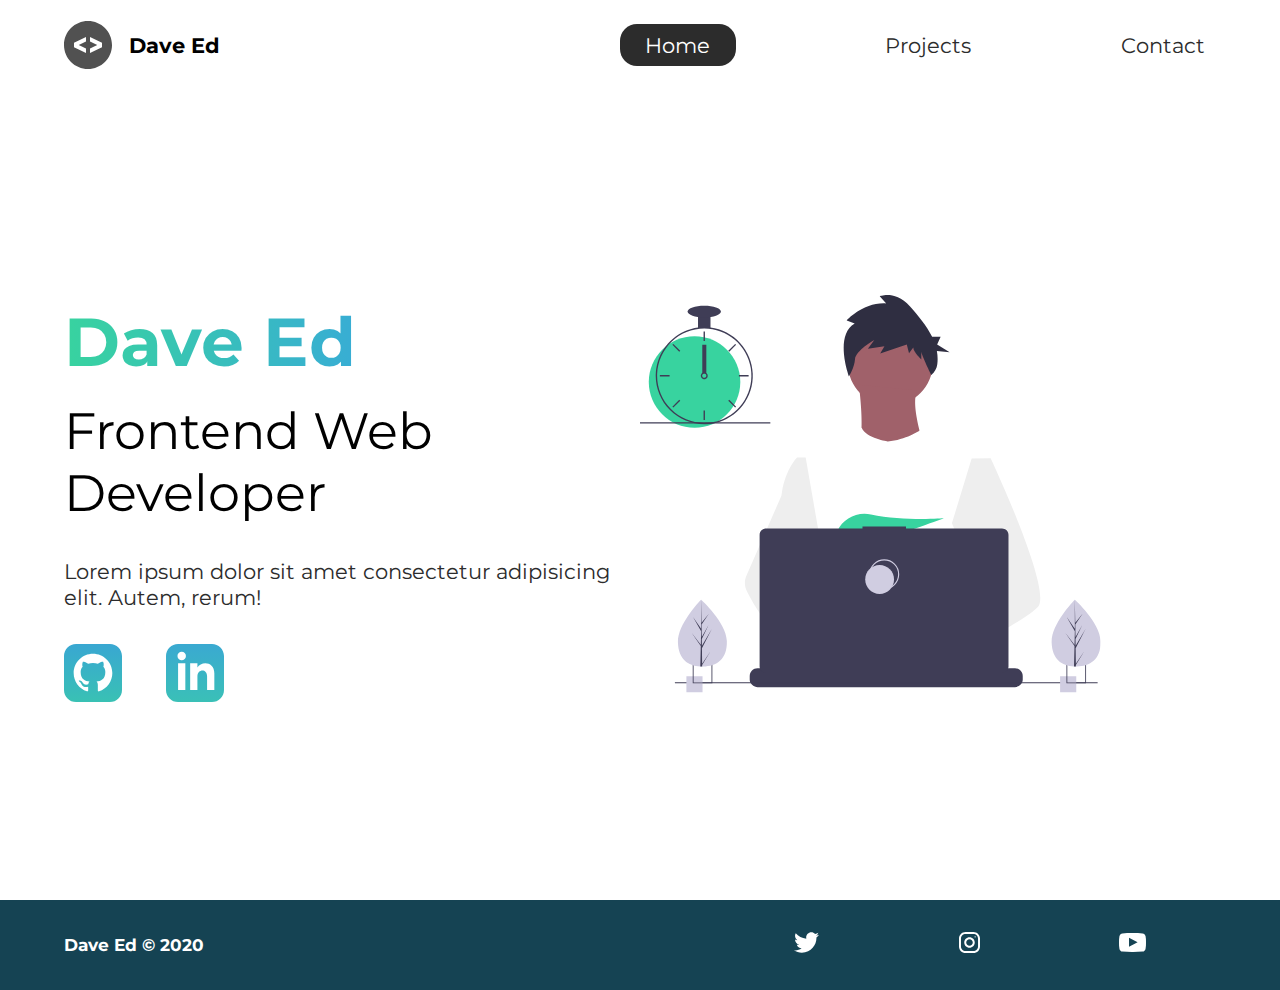
<file: index.html>
<!DOCTYPE html>
<html lang="en">
  <head>
    <meta charset="UTF-8" />
    <meta name="viewport" content="width=device-width, initial-scale=1.0" />
    <meta name="description" content="Frontend Developer" />
    <meta name="robots" content="index,follow" />
    <link
      href="https://fonts.googleapis.com/css?family=Montserrat:400,500&display=swap"
      rel="stylesheet"
    />

    <link rel="stylesheet" href="styles/style.css" />
    <title>David Medford | Web Developer</title>
  </head>
  <body>
    <header class="main-head">
      <nav>
        <div class="logo">
          <img src="icons/code.svg" alt="logo" />
          <h1>Dave Ed</h1>
        </div>
        <ul>
          <li><a href="/" class="active">Home</a></li>
          <li><a href="./projects/">Projects</a></li>
          <li><a href="./contact/">Contact</a></li>
        </ul>
      </nav>
    </header>
    <section class="intro">
      <div class="intro-text">
        <h2>Dave Ed</h2>
        <h3>Frontend Web <br />Developer</h3>
        <p>
          Lorem ipsum dolor sit amet consectetur adipisicing elit. Autem, rerum!
        </p>
        <div class="intro-social">
          <a href="#"><img src="icons/github.svg" alt="github-social-link"/></a>
          <a href="#"
            ><img src="icons/linked-in.svg" alt="linkedin-social-link"
          /></a>
        </div>
      </div>
      <div class="intro-images">
        <svg
          width="799"
          height="690"
          viewBox="0 0 799 690"
          fill="none"
          xmlns="http://www.w3.org/2000/svg"
        >
          <g id="undraw_dev_productivity_umsq (1) 1" clip-path="url(#clip0)">
            <path
              id="Vector"
              d="M516.92 624.636C516.92 624.636 512.16 626.266 504.42 628.576C487.31 633.706 455.65 642.216 428.82 643.916C405.72 645.396 386.2 641.836 382.63 626.766C381.1 620.286 383.27 614.956 388 610.576C402.12 597.486 439 592.796 468.25 591.186C476.51 590.736 484.15 590.526 490.51 590.446C501.31 590.306 508.39 590.526 508.39 590.526L508.56 591.186L516.92 624.636Z"
              fill="#A0616A"
            />
            <path
              id="Vector_2"
              d="M436.99 672.586C418.61 695.346 342.73 647.666 316.19 629.886C310.41 626.016 306.97 623.566 306.97 623.566L331.25 591.186L338.94 580.936C338.94 580.936 345.82 584.586 355.99 590.526C356.36 590.746 356.73 590.966 357.11 591.186C365.88 596.336 376.89 603.066 388 610.576C403.33 620.946 418.83 632.776 428.82 643.916C438.59 654.806 443.08 665.036 436.99 672.586Z"
              fill="#A0616A"
            />
            <g id="me">
              <path
                id="Vector_3"
                d="M434.672 191.952C475.283 191.607 507.926 158.406 507.582 117.795C507.237 77.1832 474.036 44.5403 433.425 44.8847C392.813 45.2291 360.17 78.4303 360.515 119.042C360.859 159.653 394.06 192.296 434.672 191.952Z"
                fill="#A0616A"
              />
              <path
                id="Vector_4"
                d="M379.477 155.65C379.477 155.65 394.216 259.972 373.002 271.875C351.787 283.779 499.929 283.588 499.929 283.588C499.929 283.588 466.124 193.284 480.809 165.449L379.477 155.65Z"
                fill="#A0616A"
              />
              <path
                id="Vector_5"
                d="M608.101 283.199L596.257 339.402L571.214 458.308L570.49 464.815L562.138 540.138L556.582 590.177L552.857 623.79C528.584 636.526 510.988 645.326 510.988 645.326C510.988 645.326 509.404 637.719 506.871 627.99C489.805 633.265 458.218 642.043 431.404 643.97C441.266 654.777 445.842 664.969 439.817 672.57C421.63 695.485 345.349 648.45 318.659 630.896C318.077 635.158 317.879 639.464 318.068 643.762L297.626 628.314L299.331 592.359L302.206 531.522L305.819 455.229C304.448 451.975 303.294 448.634 302.364 445.228C295.956 423.161 288.032 379.057 281.928 342.067C277.016 312.298 273.302 287.138 272.517 281.785C272.411 281.086 272.358 280.726 272.358 280.726L384.363 230.094C392.509 248.556 429.865 253.809 429.865 253.809C460.756 251.417 484.847 234.913 484.847 234.913L608.101 283.199Z"
                fill="white"
              />
              <path
                id="Vector_6"
                d="M372.285 49.3811L358.49 43.9934C358.49 43.9934 386.969 12.1 426.99 14.513L415.635 2.22366C415.635 2.22366 443.04 -9.01799 468.283 19.6674C481.553 34.7467 496.908 52.4737 506.557 72.5077L521.281 72.3829L515.251 85.9663L536.874 99.3152L514.777 97.0719C516.155 104.471 516.421 112.034 515.566 119.511C514.683 126.991 510.928 133.835 505.094 138.598V138.598C505.094 138.598 487.743 103.449 487.696 97.9443L487.813 111.705C487.813 111.705 473.959 99.4371 473.889 91.1807L466.471 100.877L462.593 85.7717L416.475 101.301L423.87 88.8526L395.157 93.2246L406.278 77.9923C406.278 77.9923 373.932 96.1568 372.811 111.304C371.689 126.452 362.299 140.875 362.299 140.875C362.299 140.875 336.213 70.3294 372.285 49.3811Z"
                fill="#2F2E41"
              />
              <path
                id="Vector_7"
                d="M690.215 540.422C682.794 548.605 664.338 560.992 641.951 574.422C633.623 579.413 624.757 584.559 615.71 589.676C594.122 601.889 571.514 614.001 552.857 623.79C528.584 636.526 510.988 645.326 510.988 645.326C510.988 645.326 509.403 637.719 506.871 627.99C503.48 614.968 498.397 598.141 493.184 590.715C493.002 590.456 492.82 590.218 492.638 589.979C491.121 588.022 489.601 586.885 488.112 586.897L562.138 540.138L594.127 519.926L570.489 464.814L540.842 395.683L557.908 339.727L575.062 283.479L608.101 283.199C608.101 283.199 619.243 306.985 633.514 340.166C635.647 345.128 637.851 350.299 640.096 355.64C669.469 425.394 706.176 522.836 690.215 540.422Z"
                fill="#EEEEEE"
              />
              <path
                id="Vector_8"
                d="M358.123 591.2C355.41 591.212 352.702 591.456 350.029 591.928C327.074 596.073 320.47 616.94 318.659 630.896C318.077 635.158 317.879 639.464 318.068 643.761L297.626 628.314L290.178 622.687C272.316 616.628 256.353 605.733 242.483 592.84C230.449 581.456 219.634 568.849 210.213 555.223C200.831 541.793 192.448 527.692 185.134 513.034C183.094 508.943 181.977 504.454 181.864 499.884C181.751 495.314 182.644 490.775 184.48 486.588L209.154 430.327L245.218 348.098C245.471 346.146 245.752 344.237 246.059 342.371C252.995 300.511 272.367 281.786 272.367 281.786L287.286 281.659L297.778 341.932L310.813 416.815L302.364 445.227L282.839 510.845L302.205 531.522L358.123 591.2Z"
                fill="#EEEEEE"
              />
            </g>
            <path
              id="Vector_9"
              d="M372.877 415.806L385.631 430.686C390.37 429.783 395.319 428.721 400.416 427.529L396.752 415.806L405.71 426.256C459.707 412.975 526.637 387.155 526.637 387.155C526.637 387.155 454.379 392.453 400.428 380.666C376.558 375.451 351.998 387.284 342.202 409.668C336.508 422.679 337.403 433.951 357.596 433.951C364.419 433.835 371.223 433.195 377.949 432.037L372.877 415.806Z"
              fill="#38D39F"
            />
            <path
              id="Vector_10"
              d="M663.65 660.386V666.456C663.654 668.122 663.345 669.774 662.74 671.326C662.472 672.018 662.147 672.687 661.77 673.326C660.578 675.326 658.887 676.983 656.862 678.133C654.838 679.283 652.549 679.887 650.22 679.886H203.67C201.342 679.887 199.053 679.283 197.028 678.133C195.003 676.983 193.312 675.326 192.12 673.326C191.743 672.687 191.419 672.018 191.15 671.326C190.546 669.774 190.237 668.122 190.24 666.456V660.386C190.24 658.622 190.587 656.876 191.262 655.246C191.936 653.616 192.926 652.136 194.173 650.888C195.42 649.641 196.901 648.652 198.53 647.977C200.16 647.302 201.906 646.955 203.67 646.956H229.41V644.126C229.41 644.052 229.425 643.979 229.453 643.911C229.481 643.843 229.522 643.782 229.574 643.73C229.626 643.678 229.688 643.636 229.756 643.608C229.824 643.58 229.897 643.566 229.97 643.566H243.4C243.474 643.566 243.547 643.58 243.615 643.608C243.683 643.636 243.745 643.678 243.797 643.73C243.849 643.782 243.89 643.843 243.918 643.911C243.946 643.979 243.96 644.052 243.96 644.126V646.956H252.35V644.126C252.35 644.052 252.365 643.979 252.393 643.911C252.421 643.843 252.462 643.782 252.514 643.73C252.566 643.678 252.628 643.636 252.696 643.608C252.764 643.58 252.837 643.566 252.91 643.566H266.34C266.414 643.566 266.487 643.58 266.555 643.608C266.623 643.636 266.684 643.678 266.736 643.73C266.789 643.782 266.83 643.843 266.858 643.911C266.886 643.979 266.9 644.052 266.9 644.126V646.956H275.3V644.126C275.3 644.052 275.315 643.979 275.343 643.911C275.371 643.843 275.412 643.782 275.464 643.73C275.516 643.678 275.578 643.636 275.646 643.608C275.714 643.58 275.787 643.566 275.86 643.566H289.29C289.364 643.566 289.437 643.58 289.505 643.608C289.573 643.636 289.634 643.678 289.686 643.73C289.739 643.782 289.78 643.843 289.808 643.911C289.836 643.979 289.85 644.052 289.85 644.126V646.956H298.24V644.126C298.24 644.052 298.255 643.979 298.283 643.911C298.311 643.843 298.352 643.782 298.404 643.73C298.456 643.678 298.518 643.636 298.586 643.608C298.654 643.58 298.727 643.566 298.8 643.566H312.23C312.304 643.566 312.377 643.58 312.445 643.608C312.513 643.636 312.574 643.678 312.626 643.73C312.678 643.782 312.72 643.843 312.748 643.911C312.776 643.979 312.79 644.052 312.79 644.126V646.956H321.18V644.126C321.18 644.052 321.194 643.979 321.223 643.911C321.251 643.843 321.292 643.782 321.344 643.73C321.396 643.678 321.458 643.636 321.526 643.608C321.594 643.58 321.667 643.566 321.74 643.566H335.17C335.244 643.566 335.317 643.58 335.385 643.608C335.453 643.636 335.514 643.678 335.566 643.73C335.618 643.782 335.66 643.843 335.688 643.911C335.716 643.979 335.73 644.052 335.73 644.126V646.956H344.13V644.126C344.13 644.052 344.145 643.979 344.173 643.911C344.201 643.843 344.242 643.782 344.294 643.73C344.346 643.678 344.408 643.636 344.476 643.608C344.544 643.58 344.617 643.566 344.69 643.566H358.12C358.194 643.566 358.267 643.58 358.335 643.608C358.403 643.636 358.464 643.678 358.516 643.73C358.569 643.782 358.61 643.843 358.638 643.911C358.666 643.979 358.68 644.052 358.68 644.126V646.956H367.07V644.126C367.07 644.052 367.085 643.979 367.113 643.911C367.141 643.843 367.182 643.782 367.234 643.73C367.286 643.678 367.348 643.636 367.416 643.608C367.484 643.58 367.557 643.566 367.63 643.566H472.83C472.904 643.566 472.977 643.58 473.045 643.608C473.113 643.636 473.174 643.678 473.227 643.73C473.279 643.782 473.32 643.843 473.348 643.911C473.376 643.979 473.39 644.052 473.39 644.126V646.956H481.79V644.126C481.79 644.052 481.804 643.979 481.833 643.911C481.861 643.843 481.902 643.782 481.954 643.73C482.006 643.678 482.068 643.636 482.136 643.608C482.204 643.58 482.277 643.566 482.35 643.566H495.78C495.928 643.567 496.07 643.627 496.175 643.732C496.279 643.836 496.339 643.978 496.34 644.126V646.956H504.73V644.126C504.73 644.052 504.745 643.979 504.773 643.911C504.801 643.843 504.842 643.782 504.894 643.73C504.946 643.678 505.008 643.636 505.076 643.608C505.144 643.58 505.217 643.566 505.29 643.566H518.72C518.794 643.566 518.867 643.58 518.935 643.608C519.003 643.636 519.065 643.678 519.117 643.73C519.169 643.782 519.21 643.843 519.238 643.911C519.266 643.979 519.28 644.052 519.28 644.126V646.956H527.67V644.126C527.67 644.052 527.685 643.979 527.713 643.911C527.741 643.843 527.782 643.782 527.834 643.73C527.886 643.678 527.948 643.636 528.016 643.608C528.084 643.58 528.157 643.566 528.23 643.566H541.66C541.734 643.566 541.807 643.58 541.875 643.608C541.943 643.636 542.005 643.678 542.057 643.73C542.109 643.782 542.15 643.843 542.178 643.911C542.206 643.979 542.22 644.052 542.22 644.126V646.956H550.62V644.126C550.62 644.052 550.635 643.979 550.663 643.911C550.691 643.843 550.732 643.782 550.784 643.73C550.836 643.678 550.898 643.636 550.966 643.608C551.034 643.58 551.107 643.566 551.18 643.566H564.61C564.757 643.568 564.898 643.628 565.001 643.733C565.104 643.837 565.161 643.979 565.16 644.126V646.956H573.56V644.126C573.56 644.052 573.575 643.979 573.603 643.911C573.631 643.843 573.672 643.782 573.724 643.73C573.776 643.678 573.838 643.636 573.906 643.608C573.974 643.58 574.047 643.566 574.12 643.566H587.55C587.624 643.566 587.697 643.58 587.765 643.608C587.833 643.636 587.895 643.678 587.947 643.73C587.999 643.782 588.04 643.843 588.068 643.911C588.096 643.979 588.11 644.052 588.11 644.126V646.956H596.5V644.126C596.5 644.052 596.515 643.979 596.543 643.911C596.571 643.843 596.612 643.782 596.664 643.73C596.716 643.678 596.778 643.636 596.846 643.608C596.914 643.58 596.987 643.566 597.06 643.566H610.49C610.564 643.566 610.637 643.58 610.705 643.608C610.773 643.636 610.835 643.678 610.887 643.73C610.939 643.782 610.98 643.843 611.008 643.911C611.036 643.979 611.05 644.052 611.05 644.126V646.956H650.22C651.984 646.955 653.731 647.302 655.36 647.977C656.99 648.652 658.471 649.641 659.718 650.888C660.965 652.136 661.954 653.616 662.629 655.246C663.304 656.876 663.651 658.622 663.65 660.386Z"
              fill="#3F3D56"
            />
            <path
              id="Vector_11"
              d="M793.5 671.326H60.5V673.326H793.5V671.326Z"
              fill="#3F3D56"
            />
            <path
              id="Vector_12"
              d="M627.694 404.757H461.251V401.326H385.78V404.757H218.651C215.665 404.757 212.801 405.943 210.69 408.054C208.578 410.166 207.392 413.029 207.392 416.015V643.927C207.392 646.913 208.578 649.776 210.69 651.888C212.801 653.999 215.665 655.185 218.651 655.185H627.694C630.68 655.185 633.544 653.999 635.655 651.888C637.767 649.776 638.953 646.913 638.953 643.927V416.015C638.953 414.537 638.662 413.073 638.096 411.707C637.53 410.341 636.701 409.1 635.655 408.054C634.61 407.009 633.369 406.18 632.003 405.614C630.637 405.048 629.173 404.757 627.694 404.757Z"
              fill="#3F3D56"
            />
            <path
              id="Vector_13"
              d="M423.5 509.326C437.307 509.326 448.5 498.133 448.5 484.326C448.5 470.519 437.307 459.326 423.5 459.326C409.693 459.326 398.5 470.519 398.5 484.326C398.5 498.133 409.693 509.326 423.5 509.326Z"
              stroke="#D0CDE1"
              stroke-width="2"
              stroke-miterlimit="10"
            />
            <path
              id="Vector_14"
              d="M415.5 518.326C429.307 518.326 440.5 507.133 440.5 493.326C440.5 479.519 429.307 468.326 415.5 468.326C401.693 468.326 390.5 479.519 390.5 493.326C390.5 507.133 401.693 518.326 415.5 518.326Z"
              fill="#D0CDE1"
            />
            <path
              id="Vector_15"
              d="M108.446 661.223H80.4463V689.223H108.446V661.223Z"
              fill="#D0CDE1"
            />
            <path
              id="Vector_16"
              d="M91.4502 639.223V673.223H125.45V639.223H91.4502ZM123.97 671.743H92.9202V640.703H123.97V671.743Z"
              fill="#3F3D56"
            />
            <path
              id="Vector_17"
              d="M756.446 661.223H728.446V689.223H756.446V661.223Z"
              fill="#D0CDE1"
            />
            <path
              id="Vector_18"
              d="M739.45 639.223V673.223H773.45V639.223H739.45ZM771.97 671.743H740.92V640.703H771.97V671.743Z"
              fill="#3F3D56"
            />
            <path
              id="Vector_19"
              d="M94.5802 230.113C138.399 230.113 173.921 194.592 173.921 150.773C173.921 106.955 138.399 71.4326 94.5802 71.4326C50.7617 71.4326 15.2397 106.955 15.2397 150.773C15.2397 194.592 50.7617 230.113 94.5802 230.113Z"
              fill="#38D39F"
            />
            <path
              id="Vector_20"
              d="M122.229 56.4899C115.045 55.5763 107.774 55.5763 100.59 56.4899C84.586 58.5913 69.5203 65.2398 57.181 75.6465C44.8417 86.0532 35.7467 99.7813 30.9754 115.202C28.8053 122.229 27.5764 129.514 27.3208 136.864C27.2848 137.886 27.2607 138.92 27.2607 139.954C27.283 162.264 36.1559 183.655 51.932 199.431C67.7082 215.207 89.0989 224.08 111.41 224.103C113.201 224.103 114.992 224.042 116.759 223.934C120.907 223.674 125.03 223.103 129.093 222.227C148.495 218.055 165.798 207.161 177.947 191.468C190.095 175.776 196.308 156.295 195.487 136.467C194.665 116.638 186.863 97.738 173.459 83.1039C160.054 68.4698 141.909 59.0435 122.229 56.4899H122.229ZM137.748 217.347H137.736C130.959 219.659 123.905 221.062 116.759 221.518C114.992 221.638 113.201 221.698 111.41 221.698C89.7377 221.672 68.961 213.051 53.6367 197.727C38.3123 182.402 29.6914 161.626 29.6649 139.954C29.6649 138.92 29.689 137.886 29.725 136.864C30.5514 115.744 39.5156 95.7617 54.7411 81.1008C69.9666 66.44 90.273 58.237 111.41 58.2089C130.776 58.21 149.513 65.0865 164.283 77.6131C179.052 90.1398 188.895 107.503 192.057 126.61C195.219 145.716 191.496 165.325 181.55 181.942C171.604 198.559 156.081 211.106 137.748 217.347H137.748Z"
              fill="#3F3D56"
            />
            <path
              id="Vector_21"
              d="M112.612 63.0176H110.208V79.8474H112.612V63.0176Z"
              fill="#3F3D56"
            />
            <path
              id="Vector_22"
              d="M57.8578 84.7018L56.1577 86.4019L68.0582 98.3023L69.7582 96.6022L57.8578 84.7018Z"
              fill="#3F3D56"
            />
            <path
              id="Vector_23"
              d="M34.4736 138.751V141.156H51.3034V138.751H34.4736Z"
              fill="#3F3D56"
            />
            <path
              id="Vector_24"
              d="M56.1578 193.506L57.8579 195.206L69.7584 183.306L68.0583 181.606L56.1578 193.506Z"
              fill="#3F3D56"
            />
            <path
              id="Vector_25"
              d="M153.062 96.6022L154.762 98.3022L166.662 86.4018L164.962 84.7017L153.062 96.6022Z"
              fill="#3F3D56"
            />
            <path
              id="Vector_26"
              d="M171.516 138.751V141.156H188.346V138.751H171.516Z"
              fill="#3F3D56"
            />
            <path
              id="Vector_27"
              d="M154.762 181.605L153.062 183.305L164.962 195.206L166.662 193.506L154.762 181.605Z"
              fill="#3F3D56"
            />
            <path
              id="Vector_28"
              d="M112.612 200.06H110.208V216.89H112.612V200.06Z"
              fill="#3F3D56"
            />
            <path
              id="Vector_29"
              d="M115.016 135.145C113.976 134.365 112.711 133.943 111.41 133.943C110.11 133.943 108.844 134.365 107.804 135.145C107.091 135.686 106.505 136.375 106.085 137.165C105.552 138.181 105.322 139.329 105.421 140.473C105.52 141.616 105.944 142.707 106.644 143.617C107.343 144.527 108.288 145.218 109.368 145.608C110.447 145.997 111.616 146.07 112.735 145.817C113.855 145.564 114.878 144.996 115.685 144.179C116.492 143.363 117.048 142.333 117.288 141.21C117.528 140.088 117.441 138.92 117.039 137.846C116.636 136.771 115.935 135.834 115.017 135.145H115.016ZM111.41 143.56C110.454 143.557 109.539 143.176 108.863 142.501C108.187 141.825 107.807 140.909 107.804 139.954C107.808 139.224 108.03 138.513 108.441 137.91C108.793 137.4 109.271 136.989 109.828 136.718C110.386 136.446 111.004 136.323 111.623 136.361C112.241 136.398 112.84 136.594 113.361 136.931C113.881 137.267 114.307 137.732 114.595 138.281C114.883 138.83 115.025 139.444 115.007 140.063C114.989 140.683 114.811 141.287 114.491 141.818C114.17 142.349 113.719 142.788 113.179 143.093C112.639 143.398 112.03 143.559 111.41 143.56V143.56Z"
              fill="#3F3D56"
            />
            <path
              id="Vector_30"
              d="M122.229 35.3687H100.591V57.007H122.229V35.3687Z"
              fill="#3F3D56"
            />
            <path
              id="Vector_31"
              d="M111.41 38.9748C127.344 38.9748 140.261 34.4 140.261 28.7567C140.261 23.1134 127.344 18.5386 111.41 18.5386C95.4757 18.5386 82.5586 23.1134 82.5586 28.7567C82.5586 34.4 95.4757 38.9748 111.41 38.9748Z"
              fill="#3F3D56"
            />
            <path id="clock-arrow" d="M115 86H108V135H115V86Z" fill="#3F3D56" />
            <path
              id="Vector_32"
              d="M226 220.44H0V222.844H226V220.44Z"
              fill="#3F3D56"
            />
            <g id="plant-left">
              <path
                id="Vector_33"
                d="M150.594 599.754C151.527 631.704 132.858 643.413 109.43 644.097C108.886 644.113 108.344 644.123 107.805 644.126C106.719 644.135 105.643 644.117 104.577 644.072C83.3891 643.193 66.6172 631.945 65.7495 602.232C64.8515 571.482 103.018 531.529 105.882 528.574L105.887 528.571C105.996 528.458 106.052 528.402 106.052 528.402C106.052 528.402 149.661 567.807 150.594 599.754Z"
                fill="#D0CDE1"
              />
              <path
                id="Vector_34"
                d="M107.744 639.255L122.626 617.124L107.774 641.636L107.805 644.126C106.719 644.135 105.643 644.117 104.577 644.072L105.315 612.06L105.295 611.813L105.322 611.766L105.393 608.741L89.0952 585.078L105.374 606.477L105.432 607.116L105.989 582.93L91.9122 558.397L106.029 578.681L105.882 528.574L105.882 528.407L105.887 528.571L106.821 568.062L119.651 552.021L106.863 571.464L107.143 593.098L118.949 571.984L107.187 596.279L107.343 608.308L124.512 578.897L107.395 612.505L107.744 639.255Z"
                fill="#3F3D56"
              />
            </g>
            <g id="plant-right">
              <path
                id="Vector_35"
                d="M798.594 599.754C799.527 631.704 780.858 643.413 757.43 644.097C756.886 644.113 756.344 644.123 755.805 644.126C754.719 644.135 753.643 644.117 752.577 644.072C731.389 643.193 714.617 631.945 713.749 602.232C712.851 571.482 751.018 531.529 753.882 528.574L753.887 528.571C753.996 528.458 754.052 528.402 754.052 528.402C754.052 528.402 797.661 567.807 798.594 599.754Z"
                fill="#D0CDE1"
              />
              <path
                id="Vector_36"
                d="M755.744 639.255L770.626 617.124L755.774 641.636L755.805 644.126C754.719 644.135 753.643 644.117 752.577 644.072L753.315 612.06L753.295 611.813L753.323 611.766L753.393 608.741L737.095 585.078L753.374 606.477L753.432 607.116L753.989 582.93L739.912 558.397L754.029 578.681L753.882 528.574L753.882 528.407L753.887 528.571L754.821 568.062L767.651 552.021L754.864 571.464L755.143 593.098L766.949 571.984L755.187 596.279L755.343 608.308L772.512 578.897L755.395 612.505L755.744 639.255Z"
                fill="#3F3D56"
              />
            </g>
          </g>
          <defs>
            <clipPath id="clip0">
              <rect width="798.627" height="689.223" fill="white" />
            </clipPath>
          </defs>
        </svg>
        <img class="splash" src="img/splash.svg" alt="" />
      </div>
    </section>
    <footer>
      <h4>Dave Ed &copy; 2020</h4>
      <ul>
        <li>
          <a href="#"><img src="./icons/twitter 1.svg" alt=""/></a>
        </li>
        <li>
          <a href="#"><img src="./icons/instagram 1.svg" alt=""/></a>
        </li>
        <li>
          <a href="#"><img src="./icons/youtube-symbol 1.svg" alt=""/></a>
        </li>
      </ul>
    </footer>
  </body>
</html>
</file>
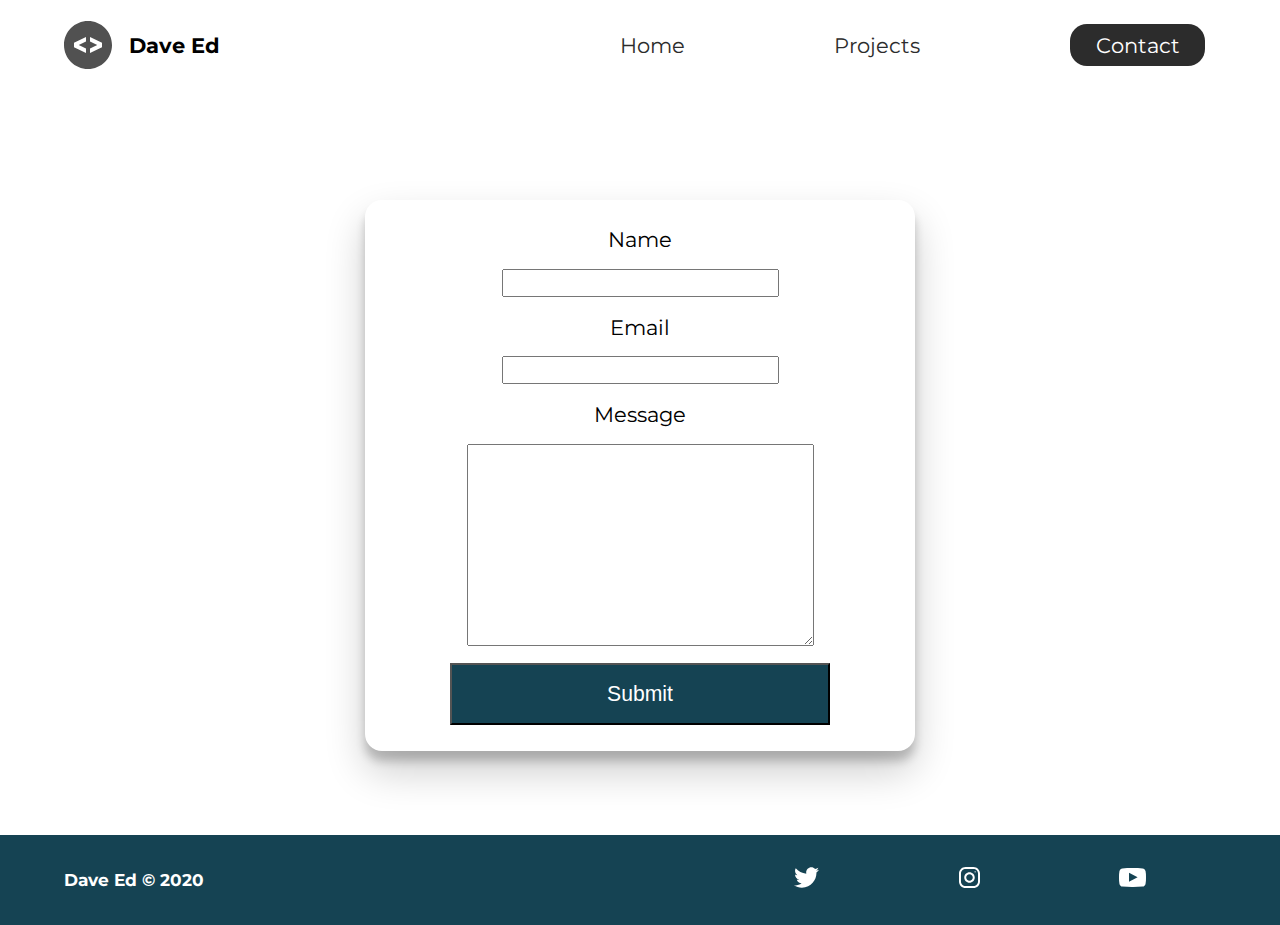
<file: contact/index.html>
<!DOCTYPE html>
<html lang="en">
  <head>
    <head>
      <meta charset="UTF-8" />
      <meta name="viewport" content="width=device-width, initial-scale=1.0" />
      <meta name="description" content="Frontend Developer" />
      <meta name="robots" content="index,follow" />
      <link
        href="https://fonts.googleapis.com/css?family=Montserrat:400,500&display=swap"
        rel="stylesheet"
      />

      <link rel="stylesheet" href="../styles/style.css" />
      <title>David Medford | Web Developer</title>
    </head>
  </head>
  <body>
    <header class="main-head">
      <nav>
        <div class="logo">
          <img src="../icons/code.svg" alt="logo" />
          <h1>Dave Ed</h1>
        </div>
        <ul>
          <li><a href="../index.html">Home</a></li>
          <li><a href="../projects/index.html">Projects</a></li>
          <li><a href="./index.html" class="active">Contact</a></li>
        </ul>
      </nav>
    </header>
    <section class="form-section">
      <form action="">
        <label for="name">Name</label>
        <input type="text" name="name" id="name" required />
        <label for="email">Email</label>
        <input type="email" name="email" id="email" required />
        <label for="message">Message</label>
        <textarea name="message" id="message" cols="30" rows="10"></textarea>
        <button type="submit">Submit</button>
      </form>
    </section>
    <footer>
      <h4>Dave Ed &copy; 2020</h4>
      <ul>
        <li>
          <a href="#"><img src="../icons/twitter 1.svg" alt=""/></a>
        </li>
        <li>
          <a href="#"><img src="../icons/instagram 1.svg" alt=""/></a>
        </li>
        <li>
          <a href="#"><img src="../icons/youtube-symbol 1.svg" alt=""/></a>
        </li>
      </ul>
    </footer>
  </body>
</html>
</file>
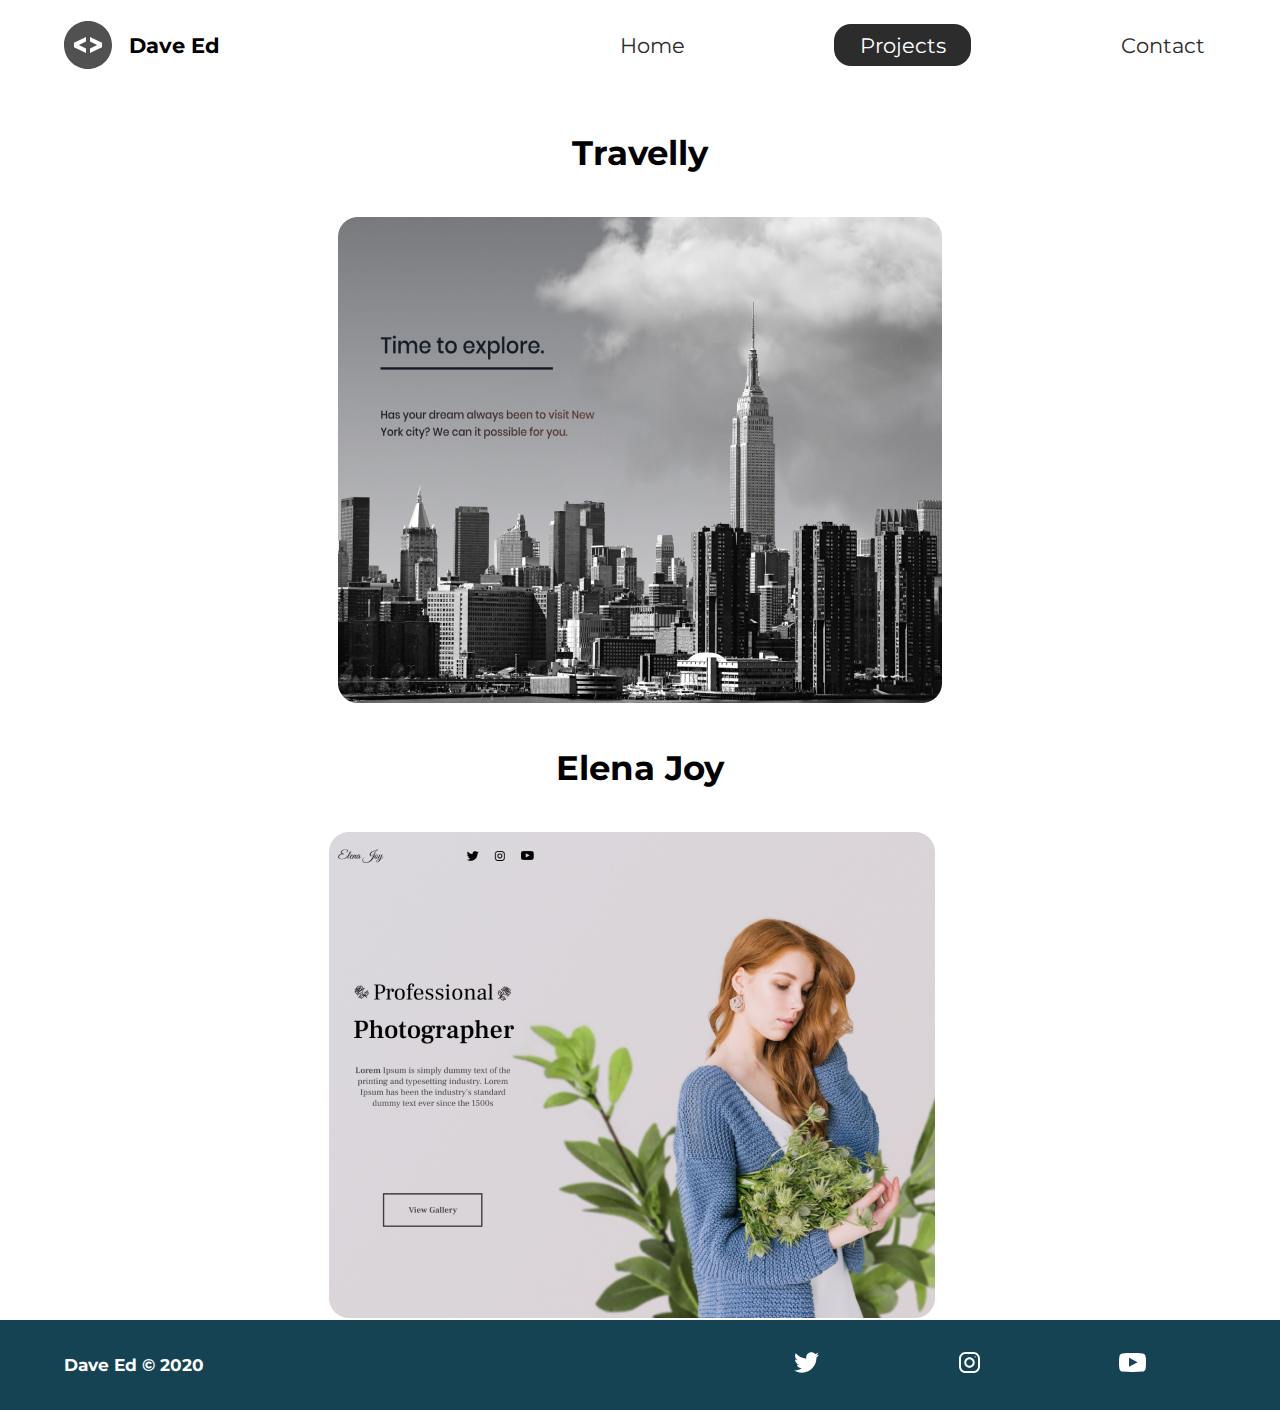
<file: projects/index.html>
<!DOCTYPE html>
<html lang="en">
  <head>
    <head>
      <meta charset="UTF-8" />
      <meta name="viewport" content="width=device-width, initial-scale=1.0" />
      <meta name="description" content="Frontend Developer" />
      <meta name="robots" content="index,follow" />
      <link
        href="https://fonts.googleapis.com/css?family=Montserrat:400,500&display=swap"
        rel="stylesheet"
      />

      <link rel="stylesheet" href="../styles/style.css" />
      <title>David Medford | Web Developer</title>
    </head>
  </head>
  <body>
    <header class="main-head">
      <nav>
        <div class="logo">
          <img src="../icons/code.svg" alt="logo" />
          <h1>Dave Ed</h1>
        </div>
        <ul>
          <li><a href="../index.html">Home</a></li>
          <li><a href="./index.html" class="active">Projects</a></li>
          <li><a href="../contact/index.html">Contact</a></li>
        </ul>
      </nav>
    </header>
    <section class="projects">
      <div class="travelly">
        <h2>Travelly</h2>
        <img src="../img/travelly.jpg" alt="Travelly Project" />
      </div>
      <div class="elena-joy">
        <h2>Elena Joy</h2>
        <img src="../img/elena-joy.jpg" alt="Elena Joy Project" />
      </div>
    </section>
    <footer>
      <h4>Dave Ed &copy; 2020</h4>
      <ul>
        <li>
          <a href="#"><img src="../icons/twitter 1.svg" alt=""/></a>
        </li>
        <li>
          <a href="#"><img src="../icons/instagram 1.svg" alt=""/></a>
        </li>
        <li>
          <a href="#"><img src="../icons/youtube-symbol 1.svg" alt=""/></a>
        </li>
      </ul>
    </footer>
  </body>
</html>
</file>
<file: styles/style.css>
/* Global Styles */
* {
  margin: 0;
  padding: 0;
  -webkit-box-sizing: border-box;
          box-sizing: border-box;
}

html {
  font-size: 62.5%;
}

body {
  font-family: "Montserrat", sans-serif;
}

h1 {
  font-size: 2.5rem;
}

li,
button,
label,
input,
a,
p {
  font-size: 2.5rem;
}

h2 {
  font-size: 4rem;
}

h3 {
  font-size: 2.5rem;
  font-weight: 400;
}

h4,
h5 {
  font-size: 2rem;
}

ul {
  list-style: none;
}

a {
  text-decoration: none;
  color: black;
  color: #2c2c2c;
}

.main-head {
  width: 95%;
  margin: 0 0 0 auto;
}

nav {
  display: -webkit-box;
  display: -ms-flexbox;
  display: flex;
  -webkit-box-pack: justify;
      -ms-flex-pack: justify;
          justify-content: space-between;
  -webkit-box-orient: horizontal;
  -webkit-box-direction: normal;
      -ms-flex-direction: row;
          flex-direction: row;
  -webkit-box-align: center;
      -ms-flex-align: center;
          align-items: center;
  min-height: 10vh;
  width: 60%;
  -ms-flex-wrap: wrap;
      flex-wrap: wrap;
}

nav .logo {
  display: -webkit-box;
  display: -ms-flexbox;
  display: flex;
  -webkit-box-pack: start;
      -ms-flex-pack: start;
          justify-content: flex-start;
  -webkit-box-orient: horizontal;
  -webkit-box-direction: normal;
      -ms-flex-direction: row;
          flex-direction: row;
  -webkit-box-align: center;
      -ms-flex-align: center;
          align-items: center;
  -webkit-box-flex: 1;
      -ms-flex: 1 1 10rem;
          flex: 1 1 10rem;
}

nav .logo h1 {
  margin: 2rem;
}

nav ul {
  display: -webkit-box;
  display: -ms-flexbox;
  display: flex;
  -ms-flex-pack: distribute;
      justify-content: space-around;
  -webkit-box-orient: horizontal;
  -webkit-box-direction: normal;
      -ms-flex-direction: row;
          flex-direction: row;
  -webkit-box-align: center;
      -ms-flex-align: center;
          align-items: center;
  -webkit-box-flex: 1;
      -ms-flex: 1 1 40rem;
          flex: 1 1 40rem;
}

.intro {
  min-height: 90vh;
  width: 90%;
  margin: auto;
  -ms-flex-wrap: wrap;
      flex-wrap: wrap;
  display: -webkit-box;
  display: -ms-flexbox;
  display: flex;
  -ms-flex-pack: distribute;
      justify-content: space-around;
  -webkit-box-orient: horizontal;
  -webkit-box-direction: normal;
      -ms-flex-direction: row;
          flex-direction: row;
  -webkit-box-align: center;
      -ms-flex-align: center;
          align-items: center;
}

.intro h2 {
  font-size: 8rem;
  padding-top: 2rem;
  background: -webkit-gradient(linear, left top, right top, from(#38d39f), to(#38add4));
  background: linear-gradient(left, #38d39f, #38add4);
  background-clip: text;
  -webkit-text-fill-color: transparent;
  display: inline-block;
}

.intro h3 {
  font-size: 6rem;
  padding: 2rem 0rem;
}

.intro p {
  padding-top: 2rem;
  color: #2c2c2c;
}

.splash {
  position: absolute;
  top: 0%;
  right: 0%;
  height: 100%;
  z-index: -1;
}

.intro-social {
  margin-top: 4rem;
}

.intro-social a {
  margin-right: 5rem;
}

.active {
  background: #2c2c2c;
  color: white;
  padding: 1rem 3rem;
  border-radius: 2rem;
}

.intro-text,
.intro-images {
  -webkit-box-flex: 1;
      -ms-flex: 1 1 40rem;
          flex: 1 1 40rem;
}

#plant-left {
  -webkit-animation: plant 1.5s ease infinite alternate;
          animation: plant 1.5s ease infinite alternate;
}

#plant-right {
  -webkit-animation: plant 1.5s ease infinite alternate 0.5s;
          animation: plant 1.5s ease infinite alternate 0.5s;
}

#me {
  -webkit-animation: me 1s ease infinite alternate;
          animation: me 1s ease infinite alternate;
  -webkit-transform-origin: bottom;
          transform-origin: bottom;
}

#clock-arrow {
  -webkit-animation: clock 1s linear infinite;
          animation: clock 1s linear infinite;
  transform-box: fill-box;
  -webkit-transform-origin: bottom;
          transform-origin: bottom;
}

@-webkit-keyframes plant {
  from {
    -webkit-transform: translateY(0%);
            transform: translateY(0%);
  }
  to {
    -webkit-transform: translateY(-30%);
            transform: translateY(-30%);
  }
}

@keyframes plant {
  from {
    -webkit-transform: translateY(0%);
            transform: translateY(0%);
  }
  to {
    -webkit-transform: translateY(-30%);
            transform: translateY(-30%);
  }
}

@-webkit-keyframes me {
  from {
    -webkit-transform: rotateZ(-5deg);
            transform: rotateZ(-5deg);
  }
  to {
    -webkit-transform: rotateZ(5deg);
            transform: rotateZ(5deg);
  }
}

@keyframes me {
  from {
    -webkit-transform: rotateZ(-5deg);
            transform: rotateZ(-5deg);
  }
  to {
    -webkit-transform: rotateZ(5deg);
            transform: rotateZ(5deg);
  }
}

@-webkit-keyframes clock {
  from {
    -webkit-transform: rotateZ(0deg);
            transform: rotateZ(0deg);
  }
  to {
    -webkit-transform: rotateZ(360deg);
            transform: rotateZ(360deg);
  }
}

@keyframes clock {
  from {
    -webkit-transform: rotateZ(0deg);
            transform: rotateZ(0deg);
  }
  to {
    -webkit-transform: rotateZ(360deg);
            transform: rotateZ(360deg);
  }
}

.projects {
  width: 90%;
  margin: auto;
  min-height: 90vh;
  display: -webkit-box;
  display: -ms-flexbox;
  display: flex;
  -webkit-box-pack: justify;
      -ms-flex-pack: justify;
          justify-content: space-between;
  -webkit-box-orient: horizontal;
  -webkit-box-direction: normal;
      -ms-flex-direction: row;
          flex-direction: row;
  -webkit-box-align: center;
      -ms-flex-align: center;
          align-items: center;
  text-align: center;
  -ms-flex-wrap: wrap;
      flex-wrap: wrap;
}

.projects h2 {
  margin: 5rem;
}

.travelly,
.elena-joy {
  -webkit-box-flex: 1;
      -ms-flex: 1 1 40rem;
          flex: 1 1 40rem;
}

.form-section {
  min-height: 80vh;
  display: -webkit-box;
  display: -ms-flexbox;
  display: flex;
  -webkit-box-pack: center;
      -ms-flex-pack: center;
          justify-content: center;
  -webkit-box-orient: horizontal;
  -webkit-box-direction: normal;
      -ms-flex-direction: row;
          flex-direction: row;
  -webkit-box-align: center;
      -ms-flex-align: center;
          align-items: center;
  margin-top: 3rem;
}

.form-section form {
  padding: 3rem 10rem;
  -webkit-box-shadow: 0px 10px 10px rgba(0, 0, 0, 0.2), 0px 20px 40px rgba(0, 0, 0, 0.2);
          box-shadow: 0px 10px 10px rgba(0, 0, 0, 0.2), 0px 20px 40px rgba(0, 0, 0, 0.2);
  display: -webkit-box;
  display: -ms-flexbox;
  display: flex;
  -webkit-box-pack: center;
      -ms-flex-pack: center;
          justify-content: center;
  -webkit-box-orient: vertical;
  -webkit-box-direction: normal;
      -ms-flex-direction: column;
          flex-direction: column;
  -webkit-box-align: center;
      -ms-flex-align: center;
          align-items: center;
  border-radius: 2rem;
}

.form-section form input,
.form-section form textarea {
  margin: 2rem;
}

.form-section form input:focus,
.form-section form textarea:focus {
  outline: 2px solid black;
}

.form-section form textarea {
  font-family: "Montserrat", sans-serif;
  font-size: 2rem;
}

.form-section form button {
  width: 100%;
  padding: 2rem;
  background-color: #154353;
  color: white;
}

.form-section form button:focus {
  background: #33696b;
}

footer {
  background: #154353;
  color: white;
  min-height: 10vh;
  padding: 0% 5%;
  display: -webkit-box;
  display: -ms-flexbox;
  display: flex;
  -webkit-box-pack: start;
      -ms-flex-pack: start;
          justify-content: flex-start;
  -webkit-box-orient: horizontal;
  -webkit-box-direction: normal;
      -ms-flex-direction: row;
          flex-direction: row;
  -webkit-box-align: center;
      -ms-flex-align: center;
          align-items: center;
}

footer ul {
  -webkit-box-flex: 1;
      -ms-flex: 1 1 20rem;
          flex: 1 1 20rem;
  display: -webkit-box;
  display: -ms-flexbox;
  display: flex;
  -ms-flex-pack: distribute;
      justify-content: space-around;
  -webkit-box-orient: horizontal;
  -webkit-box-direction: normal;
      -ms-flex-direction: row;
          flex-direction: row;
  -webkit-box-align: center;
      -ms-flex-align: center;
          align-items: center;
}

footer h4 {
  -webkit-box-flex: 1;
      -ms-flex: 1 1 40rem;
          flex: 1 1 40rem;
}

@media screen and (max-width: 1333px) {
  html {
    font-size: 53%;
  }
  .splash {
    display: none;
  }
  svg {
    width: 80%;
  }
  nav {
    width: 100%;
  }
}

@media screen and (max-width: 754px) {
  html {
    font-size: 45%;
  }
  svg {
    height: 60%;
  }
  .main-head {
    width: 100%;
  }
  nav {
    margin: 2rem;
  }
  nav .logo {
    display: -webkit-box;
    display: -ms-flexbox;
    display: flex;
    -webkit-box-pack: center;
        -ms-flex-pack: center;
            justify-content: center;
    -webkit-box-orient: vertical;
    -webkit-box-direction: normal;
        -ms-flex-direction: column;
            flex-direction: column;
    -webkit-box-align: center;
        -ms-flex-align: center;
            align-items: center;
    -webkit-box-flex: 1;
        -ms-flex: 1 1 20rem;
            flex: 1 1 20rem;
    margin-top: 2rem;
  }
  nav ul {
    -webkit-box-flex: 1;
        -ms-flex: 1 1 60rem;
            flex: 1 1 60rem;
    margin: 2rem 0rem;
  }
  .intro-text {
    margin-top: 5rem;
    text-align: center;
  }
  .intro-images {
    text-align: center;
  }
  .intro-social {
    display: -webkit-box;
    display: -ms-flexbox;
    display: flex;
    -webkit-box-pack: center;
        -ms-flex-pack: center;
            justify-content: center;
    -webkit-box-orient: horizontal;
    -webkit-box-direction: normal;
        -ms-flex-direction: row;
            flex-direction: row;
    -webkit-box-align: center;
        -ms-flex-align: center;
            align-items: center;
  }
  .intro-social a {
    margin: 2rem;
  }
  .elena-joy,
  .travelly {
    -webkit-box-flex: 1;
        -ms-flex: 1 1 50rem;
            flex: 1 1 50rem;
  }
  .elena-joy img,
  .travelly img {
    width: 100%;
    height: 100%;
  }
  form {
    padding: 0rem;
    width: 100%;
  }
}
/*# sourceMappingURL=style.css.map */
</file>
